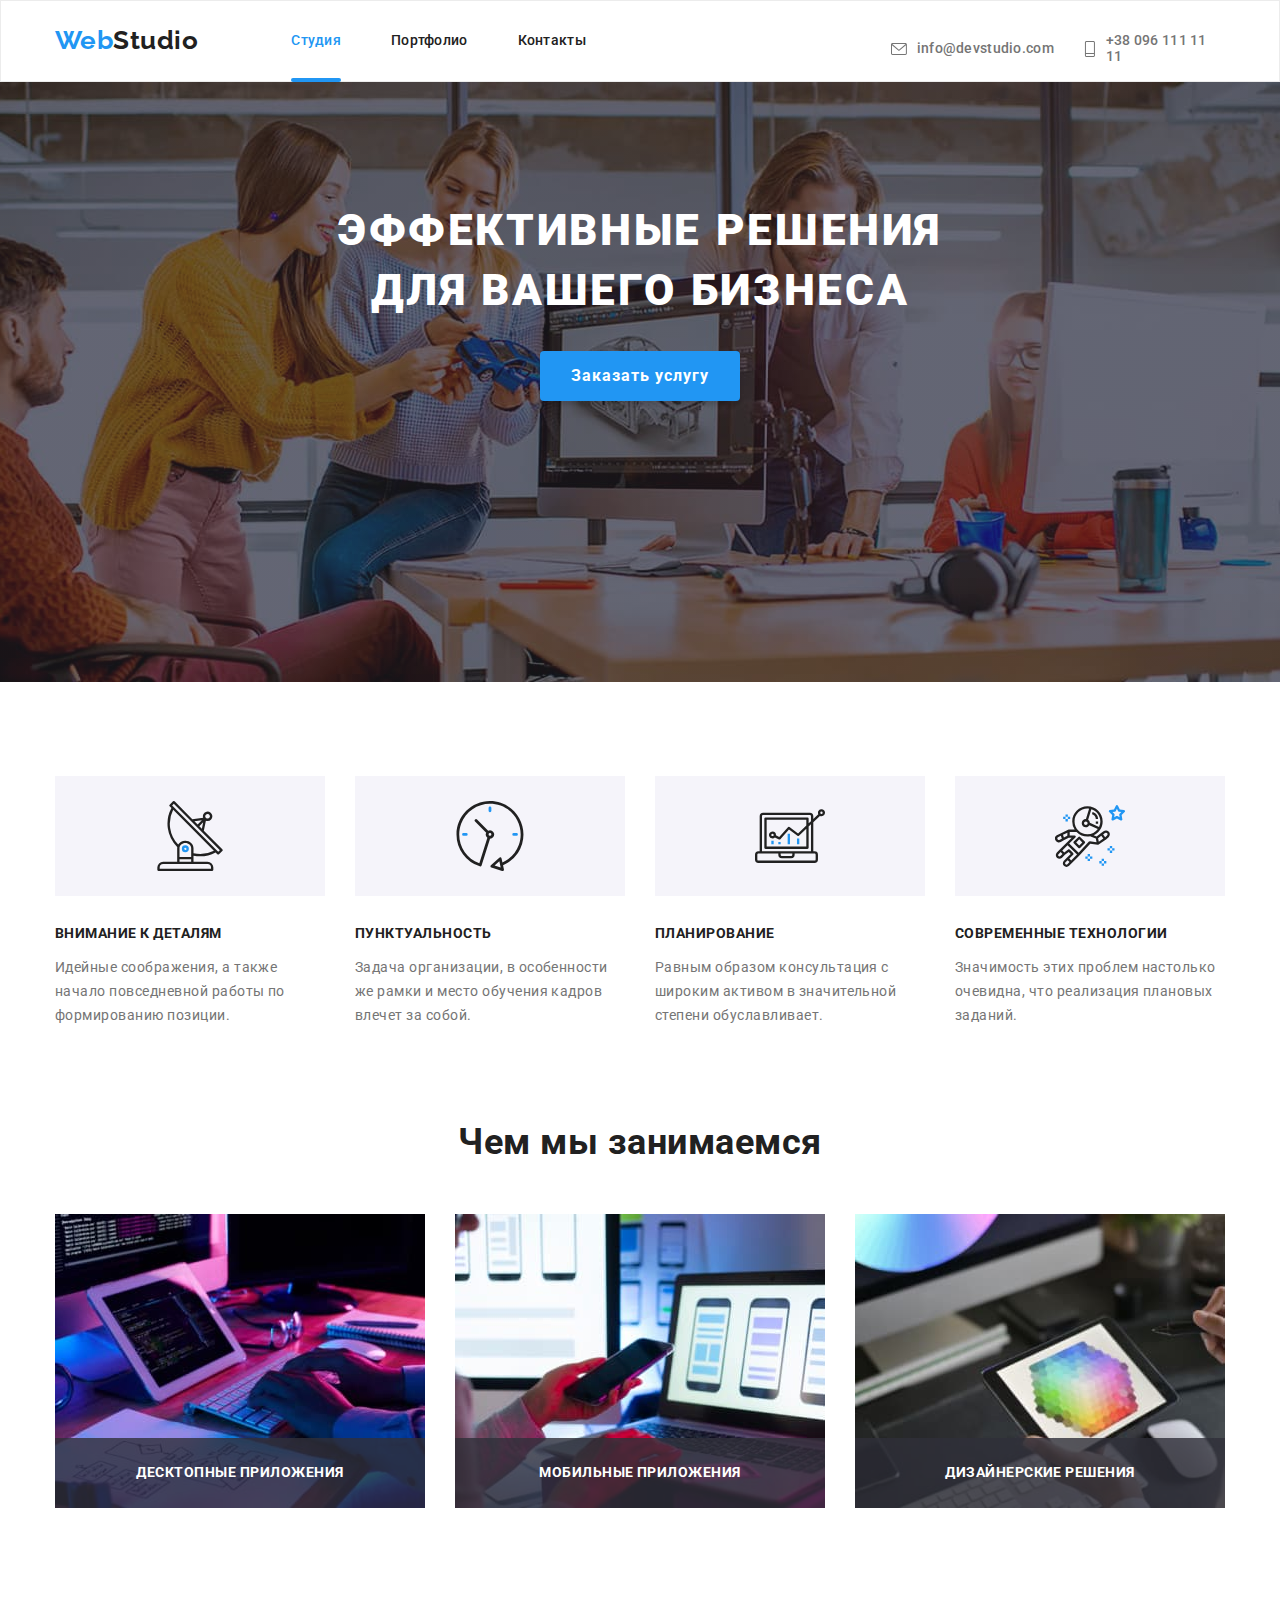
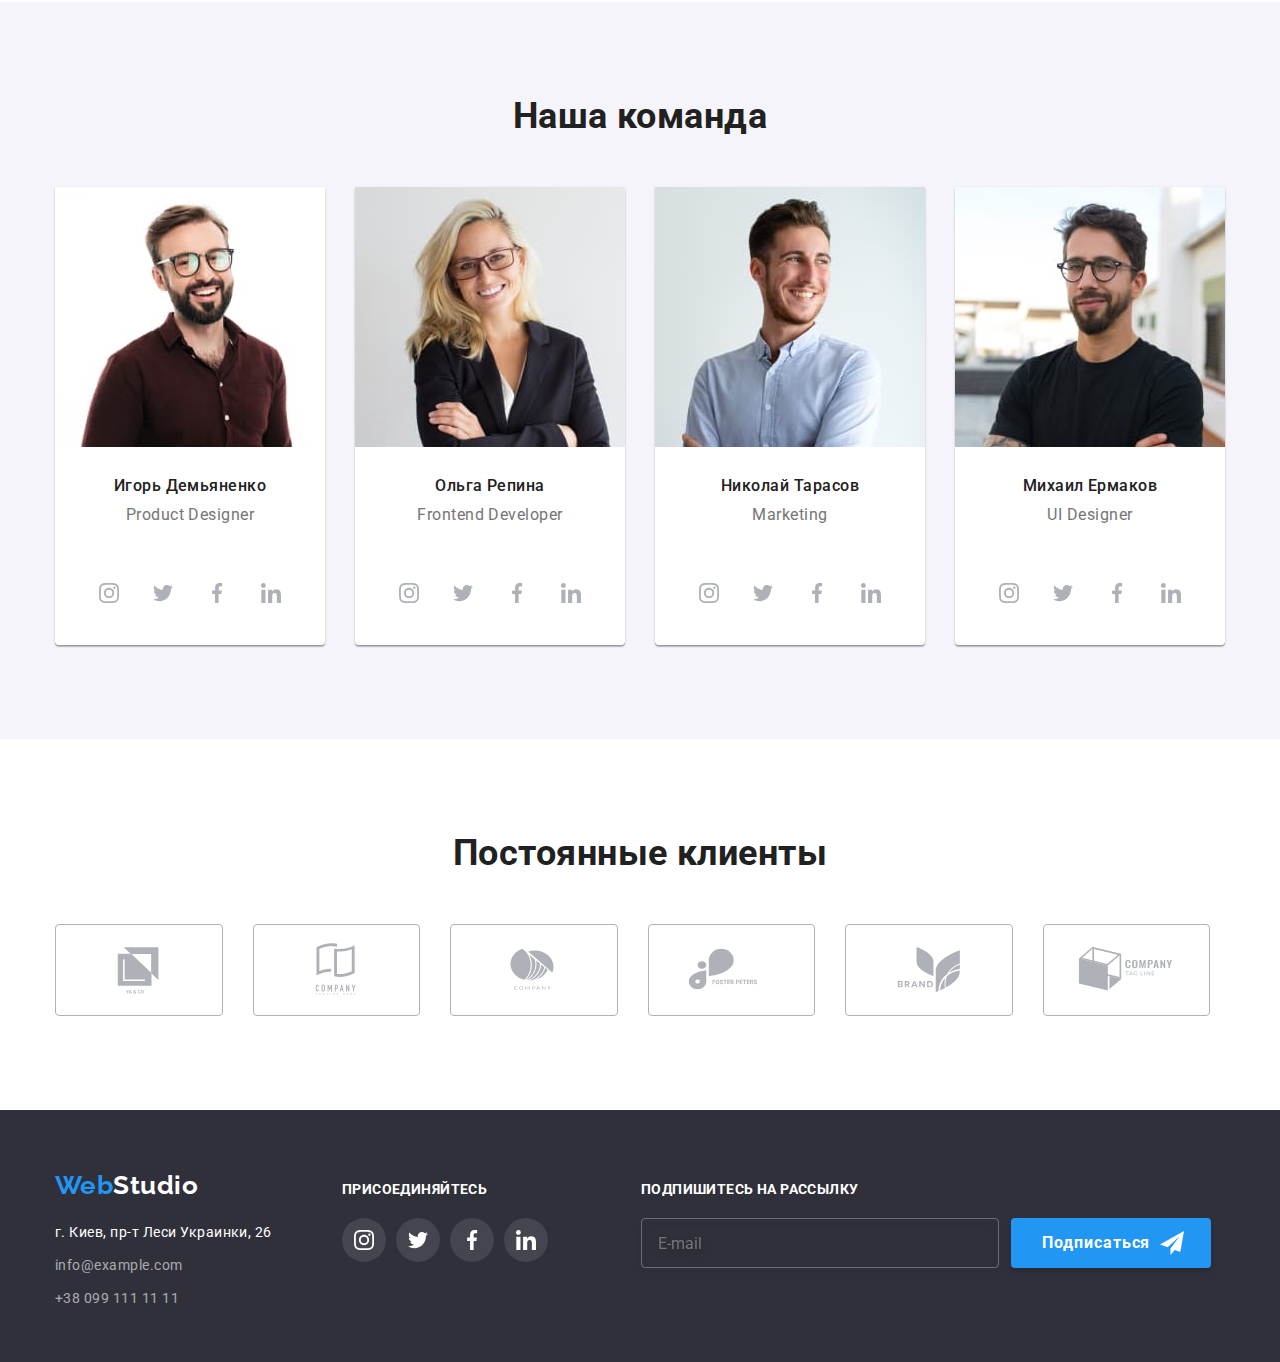
<file: index.html>
<!DOCTYPE html>
<html lang="ru">
  <head>
    <meta charset="UTF-8" />
    <meta http-equiv="X-UA-Compatible" content="IE=edge" />
    <meta name="viewport" content="width=device-width, initial-scale=1.0" />
    <title>Студия</title>
    <link rel="preconnect" href="https://fonts.googleapis.com" />
    <link rel="preconnect" href="https://fonts.gstatic.com" crossorigin />
    <link
      href="https://fonts.googleapis.com/css2?family=Raleway:wght@700&family=Roboto:wght@400;500;700;900&display=swap"
      rel="stylesheet"
    />
    <link rel="stylesheet" href="./css/main.min.css" />
  </head>

  <body>
    <header class="page-header">
      <div class="container page-header--justify">
        <div class="page-header__container">
          <a href="./index.html" class="page-header__logo-link"
            ><span class="page-header__item">Web</span>Studio
          </a>
          <div class="menu-container" data-menu>
            <nav class="nav">
              <ul class="nav__list">
                <li class="nav__item">
                  <a href="./index.html" class="nav__link nav__current"
                    >Студия</a
                  >
                </li>
                <li class="nav__item">
                  <a href="./portfolio.html" class="nav__link">Портфолио</a>
                </li>
                <li class="nav__item">
                  <a href="#" class="nav__link">Контакты</a>
                </li>
              </ul>
            </nav>
            <ul class="head-address">
              <li class="head-address__item">
                <a
                  href="mailto:info@devstudio.com"
                  class="head-address__link head-address--larger-size"
                >
                  <svg class="head-address__icon" width="16" height="12">
                    <use href="./images/icons.svg#envelope"></use>
                  </svg>
                  info@devstudio.com</a
                >
              </li>
              <li class="head-address__item">
                <a
                  href="tel:+380961111111"
                  class="head-address__link head-address--smaller-size"
                >
                  <svg class="head-address__icon" width="12" height="16">
                    <use href="./images/icons.svg#mobile"></use>
                  </svg>
                  +38 096 111 11 11</a
                >
              </li>
            </ul>
            <ul class="header-links">
              <li class="header-links__item">Instagram</li>
              <li class="header-links__item">Twitter</li>
              <li class="header-links__item">Facebook</li>
              <li class="header-links__item">LinkedIn</li>
            </ul>
          </div>
        </div>
        <button
          aria-expanded="false"
          aria-controls="nav__list"
          type="button"
          class="nav__button"
          data-menu-button
        >
          <svg
            width="40"
            height="40"
            aria-label="Переключатель мобильного меню"
          >
            <use class="nav__icon-menu" href="images/icons.svg#menu"></use>
            <use class="nav__icon-cross" href="images/icons.svg#cross"></use>
          </svg>
        </button>
      </div>
    </header>

    <main>
      <section class="hero">
        <h1 class="hero__title">
          Эффективные решения <br />для вашего бизнеса
        </h1>
        <button type="button" class="button" data-modal-open>
          Заказать услугу
        </button>

        <div class="backdrop is-hidden" data-modal>
          <div class="modal">
            <button type="button" class="modal__button" data-modal-close>
              <svg width="11" height="11" class="modal__icon">
                <use href="./images/icons.svg#close"></use>
              </svg>
            </button>
            <p class="modal__text">Оставьте свои данные, мы вам перезвоним</p>

            <form autocomplete="off" class="form">
              <label class="form__label" for="name">Имя </label>
              <span class="form__box">
                <input type="text" name="name" class="form__input" id="name" />
                <svg width="18" height="18" class="form__icon">
                  <use href="./images/icons.svg#person"></use>
                </svg>
              </span>

              <label class="form__label" for="phone-number">Телефон </label>
              <span class="form__box"
                ><input
                  type="tel"
                  name="phone-number"
                  class="form__input"
                  id="phone-number"
                />
                <svg width="18" height="18" class="form__icon">
                  <use href="./images/icons.svg#phone"></use>
                </svg>
              </span>

              <label class="form__label" for="email">Почта </label>
              <span class="form__box">
                <input
                  type="email"
                  name="email"
                  class="form__input"
                  id="email"
                />
                <svg width="18" height="18" class="form__icon">
                  <use href="./images/icons.svg#email"></use>
                </svg>
              </span>

              <label class="form__label" for="comment">Комментарий </label>
              <textarea
                name="comment"
                id="comment"
                class="form__comment"
                placeholder="Введите текст"
              ></textarea>

              <label class="checkbox form__checkbox">
                <input
                  type="checkbox"
                  name="checkbox"
                  class="checkbox__visually-hidden"
                />
                <svg width="11" height="8" class="checkbox__icon">
                  <use href="./images/icons.svg#check"></use>
                </svg>
                Соглашаюсь с рассылкой и принимаю
                <a href="#" class="checkbox__link">Условия договора</a>
              </label>

              <button type="submit" class="button">Отправить</button>
            </form>
          </div>
        </div>
      </section>

      <section>
        <div class="container">
          <h2 class="section-title section-title--visually-hidden">
            Наши преимущества
          </h2>
          <ul class="features">
            <li class="features__item">
              <svg class="features__icon" width="270" height="120">
                <use href="./images/icons.svg#group1"></use>
              </svg>
              <h3 class="features__title">Внимание к деталям</h3>
              <p class="features__text">
                Идейные соображения, а также начало повседневной работы по
                формированию позиции.
              </p>
            </li>
            <li class="features__item">
              <svg class="features__icon" width="270" height="120">
                <use href="./images/icons.svg#group2"></use>
              </svg>
              <h3 class="features__title">Пунктуальность</h3>
              <p class="features__text">
                Задача организации, в особенности же рамки и место обучения
                кадров влечет за собой.
              </p>
            </li>
            <li class="features__item">
              <svg class="features__icon" width="270" height="120">
                <use href="./images/icons.svg#group3"></use>
              </svg>
              <h3 class="features__title">Планирование</h3>
              <p class="features__text">
                Равным образом консультация с широким активом в значительной
                степени обуславливает.
              </p>
            </li>
            <li class="features__item">
              <svg class="features__icon" width="270" height="120">
                <use href="./images/icons.svg#group4"></use>
              </svg>
              <h3 class="features__title">Современные технологии</h3>
              <p class="features__text">
                Значимость этих проблем настолько очевидна, что реализация
                плановых заданий.
              </p>
            </li>
          </ul>
        </div>
      </section>

      <section class="section-occupation">
        <div class="container">
          <h2 class="section-title">Чем мы занимаемся</h2>
          <ul class="occupation-list">
            <li class="occupation-list__item">
              <picture>
                <source
                  srcset="
                    ./images/desktop/occupation/pc-occupation1.jpg    1x,
                    ./images/desktop/occupation/pc-occupation1@2x.jpg 2x
                  "
                  media="(min-width: 1200px)"
                  type="image/jpg"
                />
                <img
                  src="./images/logo1.jpg"
                  alt="Человек набирает код на клавиатуре, перед ним планшет с синтаксисом"
                  width="370"
                  class="occupation-list__pic"
                />
              </picture>
              <p class="occupation-list__text">Десктопные приложения</p>
            </li>
            <li class="occupation-list__item">
              <picture>
                <source
                  srcset="
                    ./images/desktop/occupation/pc-occupation2.jpg    1x,
                    ./images/desktop/occupation/pc-occupation2@2x.jpg 2x
                  "
                  media="(min-width: 1200px)"
                  type="image/jpg"
                />
                <img
                  src="./images/logo2.jpg"
                  alt="Девушка держит телефон в руке, перед ней открытый ноутбук с инструкциями по телефону"
                  width="370"
                  class="occupation-list__pic"
                />
              </picture>
              <p class="occupation-list__text">Мобильные приложения</p>
            </li>
            <li class="occupation-list__item">
              <picture>
                <source
                  srcset="
                    ./images/desktop/occupation/pc-occupation3.jpg    1x,
                    ./images/desktop/occupation/pc-occupation3@2x.jpg 2x
                  "
                  media="(min-width: 1200px)"
                  type="image/jpg"
                />
                <img
                  src="./images/logo3.jpg"
                  alt="Человек держит планшет с изображением разноцветной мозаики"
                  width="370"
                  class="occupation-list__pic"
                />
              </picture>
              <p class="occupation-list__text">Дизайнерские решения</p>
            </li>
          </ul>
        </div>
      </section>

      <section class="section-team">
        <div class="container">
          <h2 class="section-title">Наша команда</h2>
          <ul class="team">
            <li class="team__item">
              <picture>
                <source
                  srcset="
                    ./images/desktop/team/pc-team1.jpg    1x,
                    ./images/desktop/team/pc-team1@2x.jpg 2x
                  "
                  media="(min-width: 1200px)"
                  type="image/jpg"
                />
                <source
                  srcset="
                    ./images/tablet/team/tab-team1.jpg    1x,
                    ./images/tablet/team/tab-team1@2x.jpg 2x
                  "
                  media="(min-width: 768px)"
                  type="image/jpg"
                />
                <source
                  srcset="
                    ./images/mobile/team/mob-team1.jpg    1x,
                    ./images/mobile/team/mob-team1@2x.jpg 2x
                  "
                  media="(min-width: 480px)"
                  type="image/jpg"
                />

                <img
                  src="./images/team1.jpg"
                  alt="Product Designer"
                  class="team__pic"
                />
              </picture>
              <h3 class="team__title">Игорь Демьяненко</h3>
              <p class="team__text">Product Designer</p>
              <ul class="media-links">
                <li class="media-links__item">
                  <a href="#" aria-label="instagram" class="media-links__link">
                    <svg class="media-links__icon" width="20" height="20">
                      <use href="./images/icons.svg#instagram"></use>
                    </svg>
                  </a>
                </li>
                <li class="media-links__item">
                  <a href="#" aria-label="twitter" class="media-links__link">
                    <svg class="media-links__icon" width="20" height="20">
                      <use href="./images/icons.svg#twitter"></use>
                    </svg>
                  </a>
                </li>
                <li class="media-links__item">
                  <a href="#" aria-label="facebook" class="media-links__link">
                    <svg class="media-links__icon" width="20" height="20">
                      <use href="./images/icons.svg#facebook"></use>
                    </svg>
                  </a>
                </li>
                <li class="media-links__item">
                  <a href="#" aria-label="linkedin" class="media-links__link">
                    <svg class="media-links__icon" width="20" height="20">
                      <use href="./images/icons.svg#linkedin"></use>
                    </svg>
                  </a>
                </li>
              </ul>
            </li>
            <li class="team__item">
              <picture>
                <source
                  srcset="
                    ./images/desktop/team/pc-team2.jpg    1x,
                    ./images/desktop/team/pc-team2@2x.jpg 2x
                  "
                  media="(min-width: 1200px)"
                  type="image/jpg"
                />
                <source
                  srcset="
                    ./images/tablet/team/tab-team2.jpg    1x,
                    ./images/tablet/team/tab-team2@2x.jpg 2x
                  "
                  media="(min-width: 768px)"
                  type="image/jpg"
                />
                <source
                  srcset="
                    ./images/mobile/team/mob-team2.jpg    1x,
                    ./images/mobile/team/mob-team2@2x.jpg 2x
                  "
                  media="(min-width: 480px)"
                  type="image/jpg"
                />
                <img
                  src="./images/team2.jpg"
                  alt="Frontend Developer"
                  class="team__pic"
                />
              </picture>
              <h3 class="team__title">Ольга Репина</h3>
              <p class="team__text">Frontend Developer</p>
              <ul class="media-links">
                <li class="media-links__item">
                  <a href="#" class="media-links__link">
                    <svg class="media-links__icon" width="20" height="20">
                      <use href="./images/icons.svg#instagram"></use>
                    </svg>
                  </a>
                </li>
                <li class="media-links__item">
                  <a href="#" class="media-links__link">
                    <svg class="media-links__icon" width="20" height="20">
                      <use href="./images/icons.svg#twitter"></use>
                    </svg>
                  </a>
                </li>
                <li class="media-links__item">
                  <a href="#" class="media-links__link">
                    <svg class="media-links__icon" width="20" height="20">
                      <use href="./images/icons.svg#facebook"></use>
                    </svg>
                  </a>
                </li>
                <li class="media-links__item">
                  <a href="#" class="media-links__link">
                    <svg class="media-links__icon" width="20" height="20">
                      <use href="./images/icons.svg#linkedin"></use>
                    </svg>
                  </a>
                </li>
              </ul>
            </li>
            <li class="team__item">
              <picture>
                <source
                  srcset="
                    ./images/desktop/team/pc-team3.jpg    1x,
                    ./images/desktop/team/pc-team3@2x.jpg 2x
                  "
                  media="(min-width: 1200px)"
                  type="image/jpg"
                />
                <source
                  srcset="
                    ./images/tablet/team/tab-team3.jpg    1x,
                    ./images/tablet/team/tab-team3@2x.jpg 2x
                  "
                  media="(min-width: 768px)"
                  type="image/jpg"
                />
                <source
                  srcset="
                    ./images/mobile/team/mob-team3.jpg    1x,
                    ./images/mobile/team/mob-team3@2x.jpg 2x
                  "
                  media="(min-width: 480px)"
                  type="image/jpg"
                />

                <img
                  src="./images/team3.jpg"
                  alt="Marketing"
                  class="team__pic"
                />
              </picture>
              <h3 class="team__title">Николай Тарасов</h3>
              <p class="team__text">Marketing</p>
              <ul class="media-links">
                <li class="media-links__item">
                  <a href="#" class="media-links__link">
                    <svg class="media-links__icon" width="20" height="20">
                      <use href="./images/icons.svg#instagram"></use>
                    </svg>
                  </a>
                </li>
                <li class="media-links__item">
                  <a href="#" class="media-links__link">
                    <svg class="media-links__icon" width="20" height="20">
                      <use href="./images/icons.svg#twitter"></use>
                    </svg>
                  </a>
                </li>
                <li class="media-links__item">
                  <a href="#" class="media-links__link">
                    <svg class="media-links__icon" width="20" height="20">
                      <use href="./images/icons.svg#facebook"></use>
                    </svg>
                  </a>
                </li>
                <li class="media-links__item">
                  <a href="#" class="media-links__link">
                    <svg class="media-links__icon" width="20" height="20">
                      <use href="./images/icons.svg#linkedin"></use>
                    </svg>
                  </a>
                </li>
              </ul>
            </li>
            <li class="team__item">
              <picture>
                <source
                  srcset="
                    ./images/desktop/team/pc-team4.jpg    1x,
                    ./images/desktop/team/pc-team4@2x.jpg 2x
                  "
                  media="(min-width: 1200px)"
                  type="image/jpg"
                />
                <source
                  srcset="
                    ./images/tablet/team/tab-team4.jpg    1x,
                    ./images/tablet/team/tab-team4@2x.jpg 2x
                  "
                  media="(min-width: 768px)"
                  type="image/jpg"
                />
                <source
                  srcset="
                    ./images/mobile/team/mob-team4.jpg    1x,
                    ./images/mobile/team/mob-team4@2x.jpg 2x
                  "
                  media="(min-width: 480px)"
                  type="image/jpg"
                />
                <img
                  src="./images/team4.jpg"
                  alt="UI Designer"
                  class="team__pic"
                />
              </picture>
              <h3 class="team__title">Михаил Ермаков</h3>
              <p class="team__text">UI Designer</p>
              <ul class="media-links">
                <li class="media-links__item">
                  <a href="#" class="media-links__link">
                    <svg class="media-links__icon" width="20" height="20">
                      <use href="./images/icons.svg#instagram"></use>
                    </svg>
                  </a>
                </li>
                <li class="media-links__item">
                  <a href="#" class="media-links__link">
                    <svg class="media-links__icon" width="20" height="20">
                      <use href="./images/icons.svg#twitter"></use>
                    </svg>
                  </a>
                </li>
                <li class="media-links__item">
                  <a href="#" class="media-links__link">
                    <svg class="media-links__icon" width="20" height="20">
                      <use href="./images/icons.svg#facebook"></use>
                    </svg>
                  </a>
                </li>
                <li class="media-links__item">
                  <a href="#" class="media-links__link">
                    <svg class="media-links__icon" width="20" height="20">
                      <use href="./images/icons.svg#linkedin"></use>
                    </svg>
                  </a>
                </li>
              </ul>
            </li>
          </ul>
        </div>
      </section>

      <section>
        <div class="container">
          <h2 class="section-title">Постоянные клиенты</h2>
          <ul class="clients-list">
            <li class="clients-list__item">
              <a href="#" class="clients-list__link">
                <svg class="clients-list__icon" width="106" height="60">
                  <use href="./images/icons.svg#client1"></use>
                </svg>
              </a>
            </li>
            <li class="clients-list__item">
              <a href="#" class="clients-list__link">
                <svg class="clients-list__icon" width="106" height="60">
                  <use href="./images/icons.svg#client2"></use>
                </svg>
              </a>
            </li>
            <li class="clients-list__item">
              <a href="#" class="clients-list__link">
                <svg class="clients-list__icon" width="106" height="60">
                  <use href="./images/icons.svg#client3"></use>
                </svg>
              </a>
            </li>
            <li class="clients-list__item">
              <a href="#" class="clients-list__link">
                <svg class="clients-list__icon" width="106" height="60">
                  <use href="./images/icons.svg#client4"></use>
                </svg>
              </a>
            </li>
            <li class="clients-list__item">
              <a href="#" class="clients-list__link">
                <svg class="clients-list__icon" width="106" height="60">
                  <use href="./images/icons.svg#client5"></use>
                </svg>
              </a>
            </li>
            <li class="clients-list__item">
              <a href="#" class="clients-list__link">
                <svg class="clients-list__icon" width="106" height="60">
                  <use href="./images/icons.svg#client6"></use>
                </svg>
              </a>
            </li>
          </ul>
        </div>
      </section>
    </main>

    <footer class="page-footer">
      <div class="container page-footer--align">
        <div class="page-footer__container">
          <div class="address-box">
            <a href="./index.html" class="address-box__link">
              <span class="address-box__item">Web</span>Studio</a
            >
            <address>
              <ul class="footer-address">
                <li class="footer-address__item">
                  <a
                    href="https://goo.gl/maps/1nnUmnMPvjqET8Wr9"
                    class="footer-address__link footer-address__link--address"
                    >г. Киев, пр-т Леси Украинки, 26</a
                  >
                </li>
                <li class="footer-address__item">
                  <a
                    href="mailto:info@example.com"
                    class="footer-address__link footer-address__link--email"
                    >info@example.com</a
                  >
                </li>
                <li class="footer-address__item">
                  <a
                    href="tel:+380991111111"
                    class="footer-address__link footer-address__link--tel"
                    >+38 099 111 11 11</a
                  >
                </li>
              </ul>
            </address>
          </div>
          <div class="media-box">
            <h3 class="media-box__title">присоединяйтесь</h3>
            <ul class="media-box__list">
              <li class="media-box__item">
                <a href="#" aria-label="instagram" class="media-box__link">
                  <svg class="media-box__icon" width="20" height="20">
                    <use href="./images/icons.svg#instagram"></use>
                  </svg>
                </a>
              </li>
              <li class="media-box__item">
                <a href="#" aria-label="twitter" class="media-box__link">
                  <svg class="media-box__icon" width="20" height="20">
                    <use href="./images/icons.svg#twitter"></use>
                  </svg>
                </a>
              </li>
              <li class="media-box__item">
                <a href="#" aria-label="facebook" class="media-box__link">
                  <svg class="media-box__icon" width="20" height="20">
                    <use href="./images/icons.svg#facebook"></use>
                  </svg>
                </a>
              </li>
              <li class="media-box__item">
                <a href="#" aria-label="linkedin" class="media-box__link">
                  <svg class="media-box__icon" width="20" height="20">
                    <use href="./images/icons.svg#linkedin"></use>
                  </svg>
                </a>
              </li>
            </ul>
          </div>
        </div>
        <form class="footer-form">
          <div class="footer-form__container">
            <h3 class="footer-form__title">Подпишитесь на рассылку</h3>
            <label>
              <input
                type="email"
                name="footer-email"
                placeholder="E-mail"
                class="footer-form__input"
              />
            </label>
          </div>
          <button class="button footer-form--subscribe">
            Подписаться
            <svg width="24" height="24" class="footer-form__icon">
              <use href="./images/icons.svg#send"></use>
            </svg>
          </button>
        </form>
      </div>
    </footer>
    <script src="./js/modal.js"></script>
    <script src="./js/mobile-menu.js"></script>
  </body>
</html>
</file>
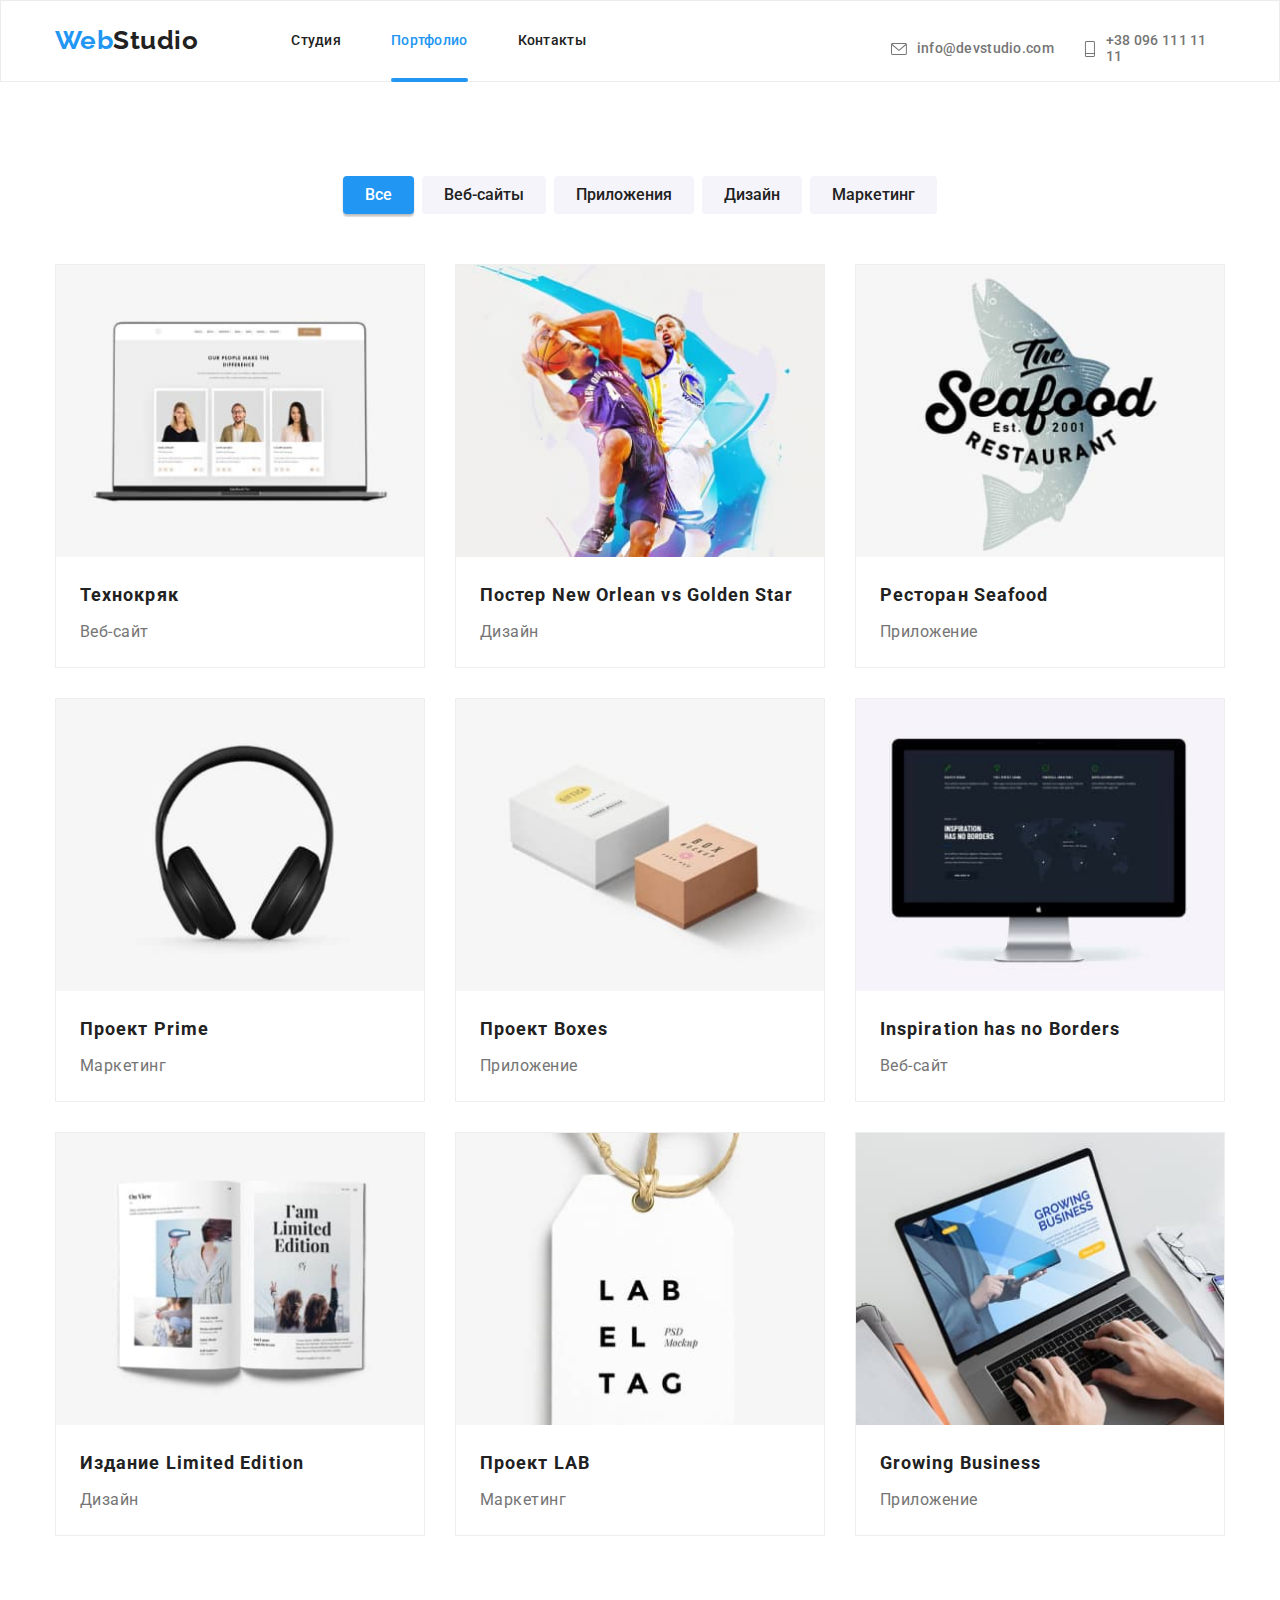
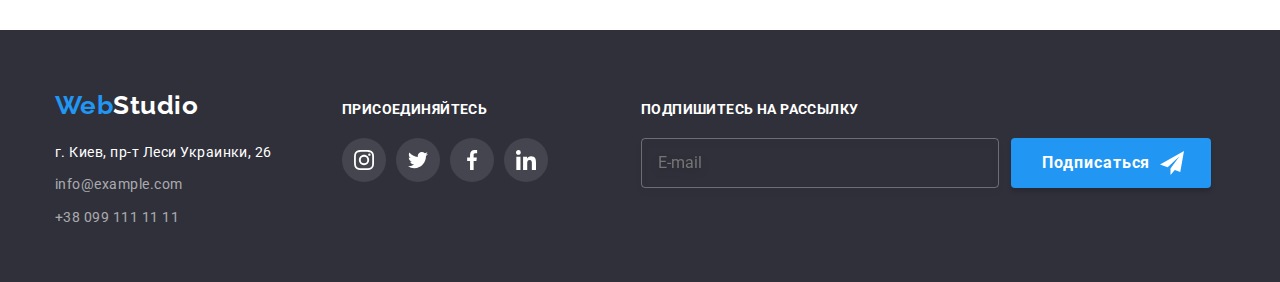
<file: portfolio.html>
<!DOCTYPE html>
<html lang="ru">
  <head>
    <meta charset="UTF-8" />
    <meta http-equiv="X-UA-Compatible" content="IE=edge" />
    <meta name="viewport" content="width=device-width, initial-scale=1.0" />
    <title>Портфолио</title>
    <link rel="preconnect" href="https://fonts.googleapis.com" />
    <link rel="preconnect" href="https://fonts.gstatic.com" crossorigin />
    <link
      href="https://fonts.googleapis.com/css2?family=Raleway:wght@700&family=Roboto:wght@400;500;700;900&display=swap"
      rel="stylesheet"
    />
    <link rel="stylesheet" href="./css/main.min.css" />
  </head>

  <body>
    <header class="page-header">
      <div class="container page-header--justify">
        <div class="page-header__container">
          <a href="./index.html" class="page-header__logo-link">
            <span class="page-header__item">Web</span>Studio
          </a>
          <div class="menu-container" data-menu>
            <nav class="nav">
              <ul class="nav__list">
                <li class="nav__item">
                  <a href="./index.html" class="nav__link">Студия</a>
                </li>
                <li class="nav__item">
                  <a href="./portfolio.html" class="nav__link nav__current"
                    >Портфолио</a
                  >
                </li>
                <li class="nav__item">
                  <a href="#" class="nav__link">Контакты</a>
                </li>
              </ul>
            </nav>
            <ul class="head-address">
              <li class="head-address__item">
                <a
                  href="mailto:info@devstudio.com"
                  class="head-address__link head-address--larger-size"
                >
                  <svg class="head-address__icon" width="16" height="12">
                    <use href="./images/icons.svg#envelope"></use>
                  </svg>
                  info@devstudio.com</a
                >
              </li>
              <li class="head-address__item">
                <a
                  href="tel:+380961111111"
                  class="head-address__link head-address--smaller-size"
                >
                  <svg class="head-address__icon" width="12" height="16">
                    <use href="./images/icons.svg#mobile"></use>
                  </svg>
                  +38 096 111 11 11</a
                >
              </li>
            </ul>
          </div>
        </div>
        <button
          aria-expanded="false"
          aria-controls="nav__list"
          type="button"
          class="nav__button"
          data-menu-button
        >
          <svg
            width="40"
            height="40"
            aria-label="Переключатель мобильного меню"
          >
            <use class="nav__icon-menu" href="images/icons.svg#menu"></use>
            <use class="nav__icon-cross" href="images/icons.svg#cross"></use>
          </svg>
        </button>
      </div>
    </header>

    <main>
      <section>
        <div class="container">
          <h1 class="section-title section-title--visually-hidden">
            Наши проекты
          </h1>
          <div class="filter">
            <button type="button" class="filter__button filter--accent">
              Все
            </button>
            <button type="button" class="filter__button">Веб-сайты</button>
            <button type="button" class="filter__button">Приложения</button>
            <button type="button" class="filter__button">Дизайн</button>
            <button type="button" class="filter__button">Маркетинг</button>
          </div>
          <ul class="projects">
            <li class="projects__item">
              <a class="projects__link">
                <div class="projects__box">
                  <picture>
                    <source
                      srcset="
                        ./images/desktop/project/pc-project1.jpg    1x,
                        ./images/desktop/project/pc-project1@2x.jpg 2x
                      "
                      media="(min-width: 1200px)"
                      type="image/jpg"
                    />
                    <source
                      srcset="
                        ./images/tablet/project/tab-project1.jpg    1x,
                        ./images/tablet/project/tab-project1@2x.jpg 2x
                      "
                      media="(min-width: 768px)"
                      type="image/jpg"
                    />
                    <source
                      srcset="
                        ./images/mobile/project/mob-project1.jpg    1x,
                        ./images/mobile/project/mob-project1@2x.jpg 2x
                      "
                      media="(min-width: 480px)"
                      type="image/jpg"
                    />
                    <img
                      src="./images/project1.jpg"
                      alt="Интерфейс веб-сайта изображен на экране ноутбука"
                      class="projects__pic"
                    />
                    <div>
                      <p class="projects__text">
                        Технокряк это современная площадка распространения
                        коронавируса. Компании используют эту платформу для
                        цифрового шпионажа и атак на защищённые сервера
                        конкурентов.
                      </p>
                    </div>
                  </picture>
                </div>
                <h2 class="projects__title">Технокряк</h2>
                <p class="projects__description">Веб-сайт</p>
              </a>
            </li>
            <li class="projects__item">
              <a class="projects__link">
                <div class="projects__box">
                  <picture>
                    <source
                      srcset="
                        ./images/desktop/project/pc-project2.jpg    1x,
                        ./images/desktop/project/pc-project2@2x.jpg 2x
                      "
                      media="(min-width: 1200px)"
                      type="image/jpg"
                    />
                    <source
                      srcset="
                        ./images/tablet/project/tab-project2.jpg    1x,
                        ./images/tablet/project/tab-project2@2x.jpg 2x
                      "
                      media="(min-width: 768px)"
                      type="image/jpg"
                    />
                    <source
                      srcset="
                        ./images/mobile/project/mob-project2.jpg    1x,
                        ./images/mobile/project/mob-project2@2x.jpg 2x
                      "
                      media="(min-width: 480px)"
                      type="image/jpg"
                    />
                    <img
                      src="./images/project2.jpg"
                      alt="Постер с двумя баскетболистами в ходе игры"
                      class="projects__pic"
                    />
                    <div>
                      <p class="projects__text">
                        Технокряк это современная площадка распространения
                        коронавируса. Компании используют эту платформу для
                        цифрового шпионажа и атак на защищённые сервера
                        конкурентов.
                      </p>
                    </div>
                  </picture>
                </div>
                <h2 class="projects__title">
                  Постер New Orlean vs Golden Star
                </h2>
                <p class="projects__description">Дизайн</p>
              </a>
            </li>
            <li class="projects__item">
              <a class="projects__link">
                <div class="projects__box">
                  <picture>
                    <source
                      srcset="
                        ./images/desktop/project/pc-project3.jpg    1x,
                        ./images/desktop/project/pc-project3@2x.jpg 2x
                      "
                      media="(min-width: 1200px)"
                      type="image/jpg"
                    />
                    <source
                      srcset="
                        ./images/tablet/project/tab-project3.jpg    1x,
                        ./images/tablet/project/tab-project3@2x.jpg 2x
                      "
                      media="(min-width: 768px)"
                      type="image/jpg"
                    />
                    <source
                      srcset="
                        ./images/mobile/project/mob-project3.jpg    1x,
                        ./images/mobile/project/mob-project3@2x.jpg 2x
                      "
                      media="(min-width: 480px)"
                      type="image/jpg"
                    />
                    <img
                      src="./images/project3.jpg"
                      alt="Логотип названия ресторана с рыбой на заднем фоне"
                      class="projects__pic"
                    />
                    <div>
                      <p class="projects__text">
                        Технокряк это современная площадка распространения
                        коронавируса. Компании используют эту платформу для
                        цифрового шпионажа и атак на защищённые сервера
                        конкурентов.
                      </p>
                    </div>
                  </picture>
                </div>
                <h2 class="projects__title">Ресторан Seafood</h2>
                <p class="projects__description">Приложение</p>
              </a>
            </li>
            <li class="projects__item">
              <a class="projects__link">
                <div class="projects__box">
                  <picture>
                    <source
                      srcset="
                        ./images/desktop/project/pc-project4.jpg    1x,
                        ./images/desktop/project/pc-project4@2x.jpg 2x
                      "
                      media="(min-width: 1200px)"
                      type="image/jpg"
                    />
                    <source
                      srcset="
                        ./images/tablet/project/tab-project4.jpg    1x,
                        ./images/tablet/project/tab-project4@2x.jpg 2x
                      "
                      media="(min-width: 768px)"
                      type="image/jpg"
                    />
                    <source
                      srcset="
                        ./images/mobile/project/mob-project4.jpg    1x,
                        ./images/mobile/project/mob-project4@2x.jpg 2x
                      "
                      media="(min-width: 480px)"
                      type="image/jpg"
                    />
                    <img
                      src="./images/project4.jpg"
                      alt="Черные наушники на белом фоне"
                      class="projects__pic"
                    />
                    <div>
                      <p class="projects__text">
                        Технокряк это современная площадка распространения
                        коронавируса. Компании используют эту платформу для
                        цифрового шпионажа и атак на защищённые сервера
                        конкурентов.
                      </p>
                    </div>
                  </picture>
                </div>
                <h2 class="projects__title">Проект Prime</h2>
                <p class="projects__description">Маркетинг</p>
              </a>
            </li>
            <li class="projects__item">
              <a class="projects__link">
                <div class="projects__box">
                  <picture>
                    <source
                      srcset="
                        ./images/desktop/project/pc-project5.jpg    1x,
                        ./images/desktop/project/pc-project5@2x.jpg 2x
                      "
                      media="(min-width: 1200px)"
                      type="image/jpg"
                    />
                    <source
                      srcset="
                        ./images/tablet/project/tab-project5.jpg    1x,
                        ./images/tablet/project/tab-project5@2x.jpg 2x
                      "
                      media="(min-width: 768px)"
                      type="image/jpg"
                    />
                    <source
                      srcset="
                        ./images/mobile/project/mob-project5.jpg    1x,
                        ./images/mobile/project/mob-project5@2x.jpg 2x
                      "
                      media="(min-width: 480px)"
                      type="image/jpg"
                    />
                    <img
                      src="./images/project5.jpg"
                      alt="Большая белая подарочная коробка и коричневая коробка поменьше расположены рядом"
                      width="370"
                      class="projects__pic"
                    />
                    <div>
                      <p class="projects__text">
                        Технокряк это современная площадка распространения
                        коронавируса. Компании используют эту платформу для
                        цифрового шпионажа и атак на защищённые сервера
                        конкурентов.
                      </p>
                    </div>
                  </picture>
                </div>
                <h2 class="projects__title">Проект Boxes</h2>
                <p class="projects__description">Приложение</p>
              </a>
            </li>
            <li class="projects__item">
              <a class="projects__link">
                <div class="projects__box">
                  <picture>
                    <source
                      srcset="
                        ./images/desktop/project/pc-project6.jpg    1x,
                        ./images/desktop/project/pc-project6@2x.jpg 2x
                      "
                      media="(min-width: 1200px)"
                      type="image/jpg"
                    />
                    <source
                      srcset="
                        ./images/tablet/project/tab-project6.jpg    1x,
                        ./images/tablet/project/tab-project6@2x.jpg 2x
                      "
                      media="(min-width: 768px)"
                      type="image/jpg"
                    />
                    <source
                      srcset="
                        ./images/mobile/project/mob-project6.jpg    1x,
                        ./images/mobile/project/mob-project6@2x.jpg 2x
                      "
                      media="(min-width: 480px)"
                      type="image/jpg"
                    />
                    <img
                      src="./images/project6.jpg"
                      alt="Черный монитор с интерфейсом веб-сайта"
                      class="projects__pic"
                    />
                    <div>
                      <p class="projects__text">
                        Технокряк это современная площадка распространения
                        коронавируса. Компании используют эту платформу для
                        цифрового шпионажа и атак на защищённые сервера
                        конкурентов.
                      </p>
                    </div>
                  </picture>
                </div>
                <h2 class="projects__title">Inspiration has no Borders</h2>
                <p class="projects__description">Веб-сайт</p>
              </a>
            </li>
            <li class="projects__item">
              <a class="projects__link">
                <div class="projects__box">
                  <picture>
                    <source
                      srcset="
                        ./images/desktop/project/pc-project7.jpg    1x,
                        ./images/desktop/project/pc-project7@2x.jpg 2x
                      "
                      media="(min-width: 1200px)"
                      type="image/jpg"
                    />
                    <source
                      srcset="
                        ./images/tablet/project/tab-project7.jpg    1x,
                        ./images/tablet/project/tab-project7@2x.jpg 2x
                      "
                      media="(min-width: 768px)"
                      type="image/jpg"
                    />
                    <source
                      srcset="
                        ./images/mobile/project/mob-project7.jpg    1x,
                        ./images/mobile/project/mob-project7@2x.jpg 2x
                      "
                      media="(min-width: 480px)"
                      type="image/jpg"
                    />
                    <img
                      src="./images/project7.jpg"
                      alt="Развернутый журнал со страницами с ограниченного тиража"
                      class="projects__pic"
                    />
                    <div>
                      <p class="projects__text">
                        Технокряк это современная площадка распространения
                        коронавируса. Компании используют эту платформу для
                        цифрового шпионажа и атак на защищённые сервера
                        конкурентов.
                      </p>
                    </div>
                  </picture>
                </div>
                <h2 class="projects__title">Издание Limited Edition</h2>
                <p class="projects__description">Дизайн</p>
              </a>
            </li>
            <li class="projects__item">
              <a class="projects__link">
                <div class="projects__box">
                  <picture>
                    <source
                      srcset="
                        ./images/desktop/project/pc-project8.jpg    1x,
                        ./images/desktop/project/pc-project8@2x.jpg 2x
                      "
                      media="(min-width: 1200px)"
                      type="image/jpg"
                    />
                    <source
                      srcset="
                        ./images/tablet/project/tab-project8.jpg    1x,
                        ./images/tablet/project/tab-project8@2x.jpg 2x
                      "
                      media="(min-width: 768px)"
                      type="image/jpg"
                    />
                    <source
                      srcset="
                        ./images/mobile/project/mob-project8.jpg    1x,
                        ./images/mobile/project/mob-project8@2x.jpg 2x
                      "
                      media="(min-width: 480px)"
                      type="image/jpg"
                    />
                    <img
                      src="./images/project8.jpg"
                      alt="Черный текст названия проекта на белой бирке"
                      class="projects__pic"
                    />
                    <div>
                      <p class="projects__text">
                        Технокряк это современная площадка распространения
                        коронавируса. Компании используют эту платформу для
                        цифрового шпионажа и атак на защищённые сервера
                        конкурентов.
                      </p>
                    </div>
                  </picture>
                </div>
                <h2 class="projects__title">Проект LAB</h2>
                <p class="projects__description">Маркетинг</p>
              </a>
            </li>
            <li class="projects__item">
              <a class="projects__link">
                <div class="projects__box">
                  <picture>
                    <source
                      srcset="
                        ./images/desktop/project/pc-project9.jpg    1x,
                        ./images/desktop/project/pc-project9@2x.jpg 2x
                      "
                      media="(min-width: 1200px)"
                      type="image/jpg"
                    />
                    <source
                      srcset="
                        ./images/tablet/project/tab-project9.jpg    1x,
                        ./images/tablet/project/tab-project9@2x.jpg 2x
                      "
                      media="(min-width: 768px)"
                      type="image/jpg"
                    />
                    <source
                      srcset="
                        ./images/mobile/project/mob-project9.jpg    1x,
                        ./images/mobile/project/mob-project9@2x.jpg 2x
                      "
                      media="(min-width: 480px)"
                      type="image/jpg"
                    />
                    <img
                      src="./images/project9.jpg"
                      alt="Интерфейс страницы приложения изображен на экране ноутбука"
                      class="projects__pic"
                    />
                    <div>
                      <p class="projects__text">
                        Технокряк это современная площадка распространения
                        коронавируса. Компании используют эту платформу для
                        цифрового шпионажа и атак на защищённые сервера
                        конкурентов.
                      </p>
                    </div>
                  </picture>
                </div>
                <h2 class="projects__title">Growing Business</h2>
                <p class="projects__description">Приложение</p>
              </a>
            </li>
          </ul>
        </div>
      </section>
    </main>

    <footer class="page-footer">
      <div class="container page-footer--align">
        <div class="page-footer__container">
          <div class="address-box">
            <a href="./index.html" class="address-box__link">
              <span class="address-box__item">Web</span>Studio</a
            >
            <address>
              <ul class="footer-address">
                <li class="footer-address__item">
                  <a
                    href="https://goo.gl/maps/1nnUmnMPvjqET8Wr9"
                    class="footer-address__link footer-address__link--address"
                    >г. Киев, пр-т Леси Украинки, 26</a
                  >
                </li>
                <li class="footer-address__item">
                  <a
                    href="mailto:info@example.com"
                    class="footer-address__link footer-address__link--email"
                    >info@example.com</a
                  >
                </li>
                <li class="footer-address__item">
                  <a
                    href="tel:+380991111111"
                    class="footer-address__link footer-address__link--tel"
                    >+38 099 111 11 11</a
                  >
                </li>
              </ul>
            </address>
          </div>
          <div class="media-box">
            <h3 class="media-box__title">присоединяйтесь</h3>
            <ul class="media-box__list">
              <li class="media-box__item">
                <a href="#" aria-label="instagram" class="media-box__link">
                  <svg class="media-box__icon" width="20" height="20">
                    <use href="./images/icons.svg#instagram"></use>
                  </svg>
                </a>
              </li>
              <li class="media-box__item">
                <a href="#" aria-label="twitter" class="media-box__link">
                  <svg class="media-box__icon" width="20" height="20">
                    <use href="./images/icons.svg#twitter"></use>
                  </svg>
                </a>
              </li>
              <li class="media-box__item">
                <a href="#" aria-label="facebook" class="media-box__link">
                  <svg class="media-box__icon" width="20" height="20">
                    <use href="./images/icons.svg#facebook"></use>
                  </svg>
                </a>
              </li>
              <li class="media-box__item">
                <a href="#" aria-label="linkedin" class="media-box__link">
                  <svg class="media-box__icon" width="20" height="20">
                    <use href="./images/icons.svg#linkedin"></use>
                  </svg>
                </a>
              </li>
            </ul>
          </div>
        </div>
        <form class="footer-form">
          <div class="footer-form__container">
            <h3 class="footer-form__title">Подпишитесь на рассылку</h3>
            <label>
              <input
                type="email"
                name="footer-email"
                placeholder="E-mail"
                class="footer-form__input"
              />
            </label>
          </div>
          <button class="button footer-form--subscribe">
            Подписаться
            <svg width="24" height="24" class="footer-form__icon">
              <use href="./images/icons.svg#send"></use>
            </svg>
          </button>
        </form>
      </div>
    </footer>
    <script src="./js/mobile-menu.js"></script>
  </body>
</html>
</file>
<file: css/main.min.css>
/*! modern-normalize v1.1.0 | MIT License | https://github.com/sindresorhus/modern-normalize */*,::before,::after{-webkit-box-sizing:border-box;box-sizing:border-box}html{line-height:1.15;-webkit-text-size-adjust:100%;-moz-tab-size:4;-o-tab-size:4;tab-size:4}body{margin:0;font-family:system-ui,-apple-system,"Segoe UI",Roboto,Helvetica,Arial,sans-serif,"Apple Color Emoji","Segoe UI Emoji"}hr{height:0;color:inherit}abbr[title]{-webkit-text-decoration:underline dotted;text-decoration:underline dotted}b,strong{font-weight:bolder}code,kbd,samp,pre{font-family:ui-monospace, SFMono-Regular, Consolas, "Liberation Mono", Menlo, monospace;font-size:1em}small{font-size:80%}sub,sup{font-size:75%;line-height:0;position:relative;vertical-align:baseline}sub{bottom:-0.25em}sup{top:-0.5em}table{text-indent:0;border-color:inherit}button,input,optgroup,select,textarea{font-family:inherit;font-size:100%;line-height:1.15;margin:0}button,select{text-transform:none}button,[type="button"],[type="reset"],[type="submit"]{-webkit-appearance:button}::-moz-focus-inner{border-style:none;padding:0}:-moz-focusring{outline:1px dotted ButtonText}:-moz-ui-invalid{box-shadow:none}legend{padding:0}progress{vertical-align:baseline}::-webkit-inner-spin-button,::-webkit-outer-spin-button{height:auto}[type="search"]{-webkit-appearance:textfield;outline-offset:-2px}::-webkit-search-decoration{-webkit-appearance:none}::-webkit-file-upload-button{-webkit-appearance:button;font:inherit}summary{display:list-item}.nav__list,.head-address,.header-links,.features,.occupation-list,.team,.clients-list,.projects,.footer-address,.media-box__list{list-style:none;padding:0;margin:0}.page-header__item,.address-box__item{color:#2196f3;font-family:Raleway, sans-serif}.media-box__title,.footer-form__title{text-transform:uppercase;margin-bottom:20px;margin-top:0;padding:0;font-weight:700;font-size:14px;line-height:1.14;letter-spacing:0.03em;color:#fff}body{background-color:#fff;color:#757575;font-family:Roboto, sans-serif;font-style:normal;letter-spacing:0.03em}.container{padding-left:15px;padding-right:15px;margin:0 auto}@media screen and (min-width: 480px){.container{width:480px}}@media screen and (min-width: 768px){.container{width:768px}}@media screen and (min-width: 1200px){.container{width:1200px}}.button{background-color:#2196f3;color:#fff;height:50px;width:200px;cursor:pointer;font-family:inherit;font-weight:700;font-size:16px;line-height:1.9px;letter-spacing:0.06em;-webkit-box-shadow:0px 4px 4px rgba(0,0,0,0.15);box-shadow:0px 4px 4px rgba(0,0,0,0.15);border-color:transparent;border-radius:4px}.section-title{color:#212121;font-weight:700;font-size:28px;line-height:1.17;text-align:center;margin:0;padding-bottom:30px;padding-top:60px}@media screen and (min-width: 1200px){.section-title{padding-bottom:50px;padding-top:94px;font-size:36px;line-height:1.16}}.page-header{border:1px solid #ececec;position:relative}.page-header--justify{height:80px}@media screen and (max-width: 767px){.page-header--justify{display:-webkit-box;display:-ms-flexbox;display:flex;-webkit-box-pack:justify;-ms-flex-pack:justify;justify-content:space-between;-webkit-box-align:center;-ms-flex-align:center;align-items:center}}@media screen and (min-width: 768px){.page-header__container{display:-webkit-box;display:-ms-flexbox;display:flex}}.page-header__logo-link{color:#212121;font-family:Raleway, sans-serif;text-decoration:none;font-weight:700;font-size:24px;line-height:1.16;margin-bottom:16px;margin-top:16px}@media screen and (min-width: 768px){.page-header__logo-link{margin-bottom:26px;margin-top:26px;margin-right:88px}}@media screen and (min-width: 1200px){.page-header__logo-link{font-weight:700;font-size:26px;line-height:1.19;margin-right:93px;margin-bottom:25px;margin-top:24px}}.nav{display:-webkit-box;display:-ms-flexbox;display:flex}@media screen and (max-width: 767px){.menu-container{display:none;position:absolute;left:0;top:100%;height:100%;width:100%}.menu-container.is-open{background-color:#fff;display:block;position:fixed;top:0;left:0;width:100%;height:100%;z-index:999}}@media screen and (min-width: 768px) and (max-width: 1199px){.menu-container{display:-webkit-box;display:-ms-flexbox;display:flex;-webkit-box-align:center;-ms-flex-align:center;align-items:center;-webkit-box-pack:justify;-ms-flex-pack:justify;justify-content:space-between;width:100%}}@media screen and (min-width: 1200px){.menu-container{display:-webkit-box;display:-ms-flexbox;display:flex}}.nav__list{display:-webkit-box;display:-ms-flexbox;display:flex}@media screen and (max-width: 767px){.nav__list{-webkit-box-orient:vertical;-webkit-box-direction:normal;-ms-flex-direction:column;flex-direction:column;position:absolute;left:40px;top:48px}}@media screen and (max-width: 767px){.nav__item:not(:last-child){padding-bottom:32px}}@media screen and (min-width: 768px){.nav__item:not(:last-child){margin-right:50px}}.nav__link{color:#212121;text-decoration:none;letter-spacing:0.02em;display:block;-webkit-transition:color 250ms cubic-bezier(0.4, 0, 0.2, 1);transition:color 250ms cubic-bezier(0.4, 0, 0.2, 1);font-weight:500;font-size:40px;line-height:1.17;letter-spacing:0.02em}@media screen and (min-width: 768px){.nav__link{font-size:14px;line-height:1.14;text-align:center;padding:32px 0}}.nav__link:hover,.nav__link:focus{color:#2196f3}.nav__current{color:#2196f3;position:relative}@media screen and (min-width: 768px){.nav__current::after{content:"";display:inline-block;width:100%;height:4px;position:absolute;left:0;bottom:-1px;background-color:currentColor;border-radius:2px}}.nav__button{display:none}@media screen and (max-width: 767px){.nav__button{display:-webkit-inline-box;display:-ms-inline-flexbox;display:inline-flex;margin:0;padding:0;border:none;background-color:transparent;z-index:999}}.nav__button .nav__icon-cross{display:none}.nav__button .nav__icon-menu{display:block}.nav__button.is-open .nav__icon-cross{display:block}.nav__button.is-open .nav__icon-menu{display:none}@media screen and (max-width: 767px){.head-address{display:-webkit-box;display:-ms-flexbox;display:flex;-webkit-box-orient:vertical;-webkit-box-direction:reverse;-ms-flex-direction:column-reverse;flex-direction:column-reverse;position:absolute;left:40px;bottom:134px}}@media screen and (min-width: 1200px){.head-address{display:-webkit-box;display:-ms-flexbox;display:flex;-webkit-box-align:center;-ms-flex-align:center;align-items:center;margin-left:305px}}@media screen and (min-width: 768px) and (max-width: 1199px){.head-address__item:nth-child(1){margin-bottom:10px}}@media screen and (min-width: 1200px){.head-address__item:first-child{margin-right:30px}}@media screen and (max-width: 767px){.head-address--larger-size{font-size:24px;line-height:1.16;letter-spacing:0.02em}}@media screen and (max-width: 767px){.head-address--smaller-size{font-size:34px;line-height:1.17;letter-spacing:0.02em;margin-bottom:32px}}.head-address__link{color:#757575;text-decoration:none;letter-spacing:0.02em;font-weight:500;display:-webkit-box;display:-ms-flexbox;display:flex;-webkit-box-align:center;-ms-flex-align:center;align-items:center;-webkit-transition:color 250ms cubic-bezier(0.4, 0, 0.2, 1);transition:color 250ms cubic-bezier(0.4, 0, 0.2, 1)}.head-address__link:hover,.head-address__link:focus{color:#2196f3}@media screen and (min-width: 768px){.head-address__link{font-size:14px;line-height:1.14}}@media screen and (min-width: 1200px){.head-address__link{padding:32px 0}}.head-address__link:hover .head-address__icon,.head-address__link:focus .head-address__icon{fill:#2196f3}.head-address__icon{fill:#757575;margin-right:10px;-webkit-transition:fill 250ms cubic-bezier(0.4, 0, 0.2, 1);transition:fill 250ms cubic-bezier(0.4, 0, 0.2, 1)}@media screen and (max-width: 767px){.head-address__icon{display:none}}.header-links{display:-webkit-box;display:-ms-flexbox;display:flex;position:absolute;bottom:48px;left:40px}@media screen and (min-width: 768px){.header-links{display:none}}.header-links__item{font-size:18px;line-height:1.22;letter-spacing:0.02em;font-weight:500;color:#2196f3}.header-links__item:not(:last-child)::after{content:"";border:1px solid rgba(33,33,33,0.2);margin-left:10px;margin-right:10px}.hero{text-align:center;padding:118px 0;background-image:-webkit-gradient(linear, left top, right top, from(rgba(47,48,58,0.4)), to(rgba(47,48,58,0.4))),url(../images/background.jpg);background-image:linear-gradient(to right, rgba(47,48,58,0.4), rgba(47,48,58,0.4)),url(../images/background.jpg);background-color:#2f303a;background-repeat:no-repeat;background-position:center;background-size:cover;max-width:1600px}@media (min-device-pixel-ratio: 2), (-webkit-min-device-pixel-ratio: 2), (min-resolution: 192dpi), (min-resolution: 2dppx){.hero{background-image:-webkit-gradient(linear, left top, right top, from(rgba(47,48,58,0.4)), to(rgba(47,48,58,0.4))),url("../images/mobile/bg/mob-background@2x.jpg");background-image:linear-gradient(to right, rgba(47,48,58,0.4), rgba(47,48,58,0.4)),url("../images/mobile/bg/mob-background@2x.jpg")}}@media screen and (min-width: 768px){.hero{background-image:-webkit-gradient(linear, left top, right top, from(rgba(47,48,58,0.4)), to(rgba(47,48,58,0.4))),url("../images/tablet/bg/tab-background.jpg");background-image:linear-gradient(to right, rgba(47,48,58,0.4), rgba(47,48,58,0.4)),url("../images/tablet/bg/tab-background.jpg")}}@media screen and (min-width: 768px) and (min-device-pixel-ratio: 2), screen and (min-width: 768px) and (-webkit-min-device-pixel-ratio: 2), screen and (min-width: 768px) and (min-resolution: 192dpi), screen and (min-width: 768px) and (min-resolution: 2dppx){.hero{background-image:-webkit-gradient(linear, left top, right top, from(rgba(47,48,58,0.4)), to(rgba(47,48,58,0.4))),url("../images/tablet/bg/tab-background@2x.jpg");background-image:linear-gradient(to right, rgba(47,48,58,0.4), rgba(47,48,58,0.4)),url("../images/tablet/bg/tab-background@2x.jpg")}}@media screen and (min-width: 1200px){.hero{margin:0 auto;height:600px;background-image:-webkit-gradient(linear, left top, right top, from(rgba(47,48,58,0.4)), to(rgba(47,48,58,0.4))),url("../images/desktop/bg/pc-background.jpg");background-image:linear-gradient(to right, rgba(47,48,58,0.4), rgba(47,48,58,0.4)),url("../images/desktop/bg/pc-background.jpg")}}@media screen and (min-width: 1200px) and (min-device-pixel-ratio: 2), screen and (min-width: 1200px) and (-webkit-min-device-pixel-ratio: 2), screen and (min-width: 1200px) and (min-resolution: 192dpi), screen and (min-width: 1200px) and (min-resolution: 2dppx){.hero{background-image:-webkit-gradient(linear, left top, right top, from(rgba(47,48,58,0.4)), to(rgba(47,48,58,0.4))),url("../images/desktop/bg/pc-background@2x.jpg");background-image:linear-gradient(to right, rgba(47,48,58,0.4), rgba(47,48,58,0.4)),url("../images/desktop/bg/pc-background@2x.jpg");padding:200px 0}}.hero__title{color:#fff;margin-top:0;margin-bottom:30px;font-weight:900;font-size:26px;line-height:1.61;letter-spacing:0.06em;text-transform:uppercase}@media screen and (min-width: 1200px){.hero__title{font-size:44px;line-height:1.37}}.backdrop{background-color:rgba(0,0,0,0.2);position:fixed;top:0;left:0;width:100%;height:100%;z-index:1;-webkit-transition:250ms linear;transition:250ms linear;overflow-y:scroll}.backdrop.is-hidden{opacity:0;pointer-events:none;visibility:hidden}.backdrop.is-hidden .modal{-webkit-transform:translate(-50%, -50%) scale(0.9);transform:translate(-50%, -50%) scale(0.9)}.modal{background-color:#fff;position:absolute;top:50%;left:50%;height:609px;width:450px;-webkit-transform:translate(-50%, -50%) scale(1);transform:translate(-50%, -50%) scale(1);-webkit-transition:-webkit-transform 250ms linear;transition:-webkit-transform 250ms linear;transition:transform 250ms linear;transition:transform 250ms linear, -webkit-transform 250ms linear;-webkit-box-shadow:0px 1px 3px rgba(0,0,0,0.12),0px 1px 1px rgba(0,0,0,0.14),0px 2px 1px rgba(0,0,0,0.2);box-shadow:0px 1px 3px rgba(0,0,0,0.12),0px 1px 1px rgba(0,0,0,0.14),0px 2px 1px rgba(0,0,0,0.2);border-radius:4px;padding:40px}@media screen and (max-width: 479px){.modal{width:calc(100% - 30px)}}@media screen and (min-width: 1200px){.modal{width:528px;height:581px}}.modal__button{background-color:#fff;position:absolute;top:8px;right:8px;width:30px;height:30px;padding:0;border-radius:50%;border:1px solid rgba(0,0,0,0.1);cursor:pointer}.modal__button:hover .modal__icon,.modal__button:focus .modal__icon{fill:#2196f3}.modal__icon{-webkit-transition:fill 250ms cubic-bezier(0.4, 0, 0.2, 1);transition:fill 250ms cubic-bezier(0.4, 0, 0.2, 1);margin:0 9px}.modal__text{font-weight:700;font-size:20px;line-height:1.5;margin:0 0 12px 0;color:#212121}@media screen and (min-width: 1200px){.modal__text{line-height:1.15}}.form__label{font-weight:400;font-size:12px;line-height:1.16;letter-spacing:0.01em;display:-webkit-box;display:-ms-flexbox;display:flex;color:#757575}.form__box{position:relative}.form__input{width:100%;height:40px;border:1px solid rgba(33,33,33,0.2);border-radius:4px;padding:11px 42px;margin-bottom:10px;margin-top:4px;font-weight:400;font-size:12px;line-height:1.16;letter-spacing:0.01em}.form__input:focus{border:1px solid #2196f3;outline:0}.form__input:focus ~ .form__icon{fill:#2196f3}.form__icon{position:absolute;top:0;left:14px}.form__comment{width:100%;height:120px;border:1px solid rgba(33,33,33,0.2);border-radius:4px;resize:none;padding:12px 16px;margin-top:4px;font-weight:400;font-size:12px;line-height:1.16;letter-spacing:0.01em}.form__comment::-webkit-input-placeholder{color:rgba(117,117,117,0.5)}.form__comment:-ms-input-placeholder{color:rgba(117,117,117,0.5)}.form__comment::-ms-input-placeholder{color:rgba(117,117,117,0.5)}.form__comment::placeholder{color:rgba(117,117,117,0.5)}.form__comment:focus{border:1px solid #2196f3;outline:0}.form__comment:not(:placeholder-shown){color:#212121}.checkbox{font-weight:400;font-size:12px;line-height:1.16;color:#757575;-webkit-box-align:center;-ms-flex-align:center;align-items:center;-webkit-box-pack:justify;-ms-flex-pack:justify;justify-content:space-between;display:-webkit-box;display:-ms-flexbox;display:flex}@media screen and (min-width: 1200px){.checkbox{font-size:14px;line-height:1.71;-webkit-box-pack:center;-ms-flex-pack:center;justify-content:center}}.form__checkbox{margin-bottom:30px;margin-top:20px}.checkbox__visually-hidden{position:absolute;white-space:nowrap;width:1px;height:1px;overflow:hidden;border:0;padding:0;clip:rect(0 0 0 0);-webkit-clip-path:inset(50%);clip-path:inset(50%);margin:-1px}.checkbox__visually-hidden:checked+.checkbox__icon{background-color:#2196f3;border:transparent}.checkbox__icon{width:16px;height:15px;border-radius:2px;border:2px solid #212121;margin-bottom:3px;cursor:pointer}@media screen and (min-width: 1200px){.checkbox__icon{margin-right:7px}}.checkbox__link{color:#2196f3}@media screen and (min-width: 1200px){.checkbox__link{margin-left:4px}}.section-title--visually-hidden{position:absolute;white-space:nowrap;width:1px;height:1px;overflow:hidden;border:0;padding:0;clip:rect(0 0 0 0);-webkit-clip-path:inset(50%);clip-path:inset(50%);margin:-1px}.features{padding-top:60px;padding-bottom:60px}@media screen and (min-width: 768px){.features{display:-webkit-box;display:-ms-flexbox;display:flex;-ms-flex-wrap:wrap;flex-wrap:wrap}}@media screen and (min-width: 1200px){.features{padding-top:94px;padding-bottom:0;display:-webkit-box;display:-ms-flexbox;display:flex;-ms-flex-wrap:nowrap;flex-wrap:nowrap}}.features__item{margin-bottom:30px}@media screen and (min-width: 768px){.features__item{width:calc((100% - 4 * 15px) / 2);margin-right:15px;margin-left:15px}}@media screen and (min-width: 1200px){.features__item{margin:0}}@media screen and (min-width: 1200px){.features__item:not(:last-child){margin-right:30px}}.features__icon{background-color:#f5f4fa;display:block;margin-bottom:30px;padding:25px 100px}@media screen and (max-width: 767px){.features__icon{width:100%}}@media screen and (min-width: 768px) and (max-width: 1199px){.features__icon{width:100%}}.features__title{color:#212121;font-weight:700;font-size:14px;line-height:1.14;text-transform:uppercase}@media screen and (max-width: 767px){.features__title{text-align:center}}.features__text{font-size:14px;line-height:1.71;margin-bottom:0}@media screen and (max-width: 1199px){.section-occupation{display:none}}.occupation-list{display:-webkit-box;display:-ms-flexbox;display:flex;padding-bottom:94px}.occupation-list__item{position:relative;display:-webkit-box;display:-ms-flexbox;display:flex}.occupation-list__item:not(:last-child){margin-right:30px}.occupation-list__pic{display:block}.occupation-list__text{background-color:rgba(47,48,58,0.8);color:#fff;position:absolute;bottom:0;left:0;width:370px;height:70px;margin:0;padding:0;display:-webkit-box;display:-ms-flexbox;display:flex;-webkit-box-align:center;-ms-flex-align:center;align-items:center;-webkit-box-pack:center;-ms-flex-pack:center;justify-content:center;font-weight:700;font-size:14px;line-height:1.14;text-transform:uppercase}.section-team{background-color:#f5f4fa}@media screen and (max-width: 767px){.team{padding-bottom:60px}}@media screen and (min-width: 768px){.team{display:-webkit-box;display:-ms-flexbox;display:flex;-ms-flex-wrap:wrap;flex-wrap:wrap;-webkit-box-pack:justify;-ms-flex-pack:justify;justify-content:space-between;padding-bottom:94px}}.team__item{-webkit-box-shadow:0px 1px 3px rgba(0,0,0,0.12),0px 1px 1px rgba(0,0,0,0.14),0px 2px 1px rgba(0,0,0,0.2);box-shadow:0px 1px 3px rgba(0,0,0,0.12),0px 1px 1px rgba(0,0,0,0.14),0px 2px 1px rgba(0,0,0,0.2);border-radius:0px 0px 4px 4px;text-align:center;background-color:#fff}@media screen and (max-width: 767px){.team__item{width:100%}.team__item:not(:last-child){margin-bottom:30px}}@media screen and (min-width: 768px) and (max-width: 1199px){.team__item:nth-child(-n+2){margin-bottom:30px}}.team__pic{display:block}@media screen and (max-width: 767px){.team__pic{width:100%}}.team__title{color:#212121;font-weight:500;font-size:16px;line-height:1.18;padding:30px 0 10px;margin:0}.team__text{padding-bottom:16px;margin:0}.media-links{display:-webkit-box;display:-ms-flexbox;display:flex;-webkit-box-pack:center;-ms-flex-pack:center;justify-content:center;padding:30px 0}.media-links__item{background-color:#fff;width:44px;height:44px;border:none;border-radius:50%;-webkit-box-align:center;-ms-flex-align:center;align-items:center;display:-webkit-box;display:-ms-flexbox;display:flex;-webkit-box-pack:center;-ms-flex-pack:center;justify-content:center;margin-right:10px;-webkit-transition:background-color 250ms cubic-bezier(0.4, 0, 0.2, 1);transition:background-color 250ms cubic-bezier(0.4, 0, 0.2, 1)}.media-links__item:hover,.media-links__item:focus{background-color:#2196f3}.media-links__item:nth-child(4){margin-right:0}.media-links__item:hover .media-links__icon,.media-links__item:focus .media-links__icon{fill:#fff}.media-links__link{width:100%;height:100%;display:-webkit-box;display:-ms-flexbox;display:flex;-webkit-box-pack:center;-ms-flex-pack:center;justify-content:center;-webkit-box-align:center;-ms-flex-align:center;align-items:center}.media-links__icon{fill:#afb1b8;-webkit-transition:fill 250ms cubic-bezier(0.4, 0, 0.2, 1);transition:fill 250ms cubic-bezier(0.4, 0, 0.2, 1)}.clients-list{display:-webkit-box;display:-ms-flexbox;display:flex;-ms-flex-wrap:wrap;flex-wrap:wrap;margin-right:-15px;padding-bottom:60px}@media screen and (max-width: 1199px){.clients-list{-ms-flex-pack:distribute;justify-content:space-around}}@media screen and (min-width: 1200px){.clients-list{-ms-flex-wrap:nowrap;flex-wrap:nowrap;padding-bottom:94px;margin-bottom:0}}.clients-list__item{border:1px solid #afb1b8;border-radius:4px;background-color:#fff;width:calc((100% - 4 * 15px) / 2);height:92px;margin-bottom:30px;margin-right:15px;-webkit-transition:border 250ms cubic-bezier(0.4, 0, 0.2, 1);transition:border 250ms cubic-bezier(0.4, 0, 0.2, 1)}@media screen and (min-width: 768px){.clients-list__item{width:calc((100% - 6 * 15px) / 3)}}.clients-list__item:hover,.clients-list__item:focus{border:1px solid #2196f3}@media screen and (max-width: 767px){.clients-list__item:nth-child(n+5){margin-bottom:0}}@media screen and (min-width: 768px) and (max-width: 1199px){.clients-list__item:nth-child(3n+3){margin-right:0}}@media screen and (min-width: 768px) and (max-width: 1199px){.clients-list__item:nth-last-child(-n+3){margin-bottom:0}}@media screen and (min-width: 1200px){.clients-list__item{margin-bottom:0;margin-right:30px}}.clients-list__item:hover .clients-list__icon,.clients-list__item:focus .clients-list__icon{fill:#2196f3}.clients-list__link{width:100%;height:100%;display:-webkit-box;display:-ms-flexbox;display:flex;-webkit-box-pack:center;-ms-flex-pack:center;justify-content:center;-webkit-box-align:center;-ms-flex-align:center;align-items:center}.clients-list__icon{fill:#afb1b8;-webkit-transition:fill 250ms cubic-bezier(0.4, 0, 0.2, 1);transition:fill 250ms cubic-bezier(0.4, 0, 0.2, 1)}.filter{display:-webkit-box;display:-ms-flexbox;display:flex;-webkit-box-pack:center;-ms-flex-pack:center;justify-content:center}@media screen and (max-width: 767px){.filter{-webkit-box-pack:start;-ms-flex-pack:start;justify-content:flex-start;-ms-flex-wrap:wrap;flex-wrap:wrap;margin-top:60px;margin-bottom:40px}}@media screen and (min-width: 768px) and (max-width: 1199px){.filter{padding-top:60px;padding-bottom:30px}}@media screen and (min-width: 1200px){.filter{padding:94px 0 50px}}.filter__button{background-color:#f5f4fa;color:#212121;cursor:pointer;font-family:inherit;border-radius:4px;padding:6px 22px;border:none;margin-right:8px;font-weight:500;font-size:16px;line-height:1.6;-webkit-transition:background-color 250ms cubic-bezier(0.4, 0, 0.2, 1),color 250ms cubic-bezier(0.4, 0, 0.2, 1),-webkit-box-shadow 250ms cubic-bezier(0.4, 0, 0.2, 1);transition:background-color 250ms cubic-bezier(0.4, 0, 0.2, 1),color 250ms cubic-bezier(0.4, 0, 0.2, 1),-webkit-box-shadow 250ms cubic-bezier(0.4, 0, 0.2, 1);transition:box-shadow 250ms cubic-bezier(0.4, 0, 0.2, 1),background-color 250ms cubic-bezier(0.4, 0, 0.2, 1),color 250ms cubic-bezier(0.4, 0, 0.2, 1);transition:box-shadow 250ms cubic-bezier(0.4, 0, 0.2, 1),background-color 250ms cubic-bezier(0.4, 0, 0.2, 1),color 250ms cubic-bezier(0.4, 0, 0.2, 1),-webkit-box-shadow 250ms cubic-bezier(0.4, 0, 0.2, 1)}.filter__button:last-child{margin-right:0}@media screen and (max-width: 767px){.filter__button:nth-child(-n+3){margin-bottom:15px}}.filter__button:hover,.filter__button:focus{background-color:#2196f3;color:#fff;-webkit-box-shadow:0px 3px 1px rgba(0,0,0,0.1),0px 1px 2px rgba(0,0,0,0.08),0px 2px 2px rgba(0,0,0,0.12);box-shadow:0px 3px 1px rgba(0,0,0,0.1),0px 1px 2px rgba(0,0,0,0.08),0px 2px 2px rgba(0,0,0,0.12)}.filter--accent{background-color:#2196f3;color:#fff;-webkit-box-shadow:0px 3px 1px rgba(0,0,0,0.1),0px 1px 2px rgba(0,0,0,0.08),0px 2px 2px rgba(0,0,0,0.12);box-shadow:0px 3px 1px rgba(0,0,0,0.1),0px 1px 2px rgba(0,0,0,0.08),0px 2px 2px rgba(0,0,0,0.12)}.projects{margin-bottom:94px}@media screen and (min-width: 768px){.projects{display:-webkit-box;display:-ms-flexbox;display:flex;-ms-flex-wrap:wrap;flex-wrap:wrap;width:inherit}}.projects__item{margin-right:30px;border:1px solid #eeeeee;width:450px;-webkit-transition:-webkit-box-shadow 250ms cubic-bezier(0.4, 0, 0.2, 1);transition:-webkit-box-shadow 250ms cubic-bezier(0.4, 0, 0.2, 1);transition:box-shadow 250ms cubic-bezier(0.4, 0, 0.2, 1);transition:box-shadow 250ms cubic-bezier(0.4, 0, 0.2, 1), -webkit-box-shadow 250ms cubic-bezier(0.4, 0, 0.2, 1)}.projects__item:not(:last-child){margin-bottom:30px}@media screen and (max-width: 479px){.projects__item{width:100%}}@media screen and (min-width: 768px) and (max-width: 1199px){.projects__item{width:354px;height:404px}.projects__item:nth-child(-n+2){height:440px}}@media screen and (min-width: 1200px){.projects__item{width:370px;height:404px}.projects__item:nth-child(n+7){margin-bottom:0}}.projects__item:hover,.projects__item:focus{-webkit-box-shadow:0px 1px 1px rgba(0,0,0,0.12),0px 4px 4px rgba(0,0,0,0.06),1px 4px 6px rgba(0,0,0,0.16);box-shadow:0px 1px 1px rgba(0,0,0,0.12),0px 4px 4px rgba(0,0,0,0.06),1px 4px 6px rgba(0,0,0,0.16)}.projects__item:hover .projects__box::before,.projects__item:focus .projects__box::before{background-color:rgba(33,150,243,0.9);-webkit-transform:translateY(0);transform:translateY(0)}.projects__item:hover .projects__text,.projects__item:focus .projects__text{-webkit-transform:translateY(0);transform:translateY(0)}.projects__link{cursor:pointer}.projects__box{position:relative;overflow:hidden;background-color:rgba(33,150,243,0.9)}.projects__box::before{position:absolute;top:0;left:0;width:100%;height:100%;content:"";background-color:rgba(33,150,243,0.9);-webkit-transform:translateY(100%);transform:translateY(100%);-webkit-transition:-webkit-transform 250ms cubic-bezier(0.4, 0, 0.2, 1);transition:-webkit-transform 250ms cubic-bezier(0.4, 0, 0.2, 1);transition:transform 250ms cubic-bezier(0.4, 0, 0.2, 1);transition:transform 250ms cubic-bezier(0.4, 0, 0.2, 1), -webkit-transform 250ms cubic-bezier(0.4, 0, 0.2, 1)}.projects__pic{display:block;width:100%}.projects__text{color:#fff;position:absolute;top:0;left:0;margin:0;padding:63px 24px;-webkit-transform:translateY(100%);transform:translateY(100%);-webkit-transition:-webkit-transform 250ms cubic-bezier(0.4, 0, 0.2, 1);transition:-webkit-transform 250ms cubic-bezier(0.4, 0, 0.2, 1);transition:transform 250ms cubic-bezier(0.4, 0, 0.2, 1);transition:transform 250ms cubic-bezier(0.4, 0, 0.2, 1), -webkit-transform 250ms cubic-bezier(0.4, 0, 0.2, 1);font-weight:400;font-size:18px;line-height:1.55}.projects__title{color:#212121;font-weight:700;font-size:18px;line-height:2;letter-spacing:0.06em;padding:20px 24px 4px;margin:0}.projects__description{font-size:16px;line-height:1.87;padding:0 24px 20px;margin:0}.page-footer{background-color:#2f303a;padding:60px 0}@media screen and (min-width: 1200px){.page-footer{height:252px}}@media screen and (min-width: 1200px){.page-footer--align{display:-webkit-box;display:-ms-flexbox;display:flex;-webkit-box-align:baseline;-ms-flex-align:baseline;align-items:baseline}}@media screen and (min-width: 768px){.page-footer__container{display:-webkit-box;display:-ms-flexbox;display:flex;-ms-flex-pack:distribute;justify-content:space-around;margin-bottom:60px}}@media screen and (min-width: 1200px){.page-footer__container{-webkit-box-pack:center;-ms-flex-pack:center;justify-content:center;-webkit-box-align:baseline;-ms-flex-align:baseline;align-items:baseline;margin-bottom:0}}@media screen and (max-width: 767px){.address-box{margin-bottom:60px;text-align:center}}@media screen and (min-width: 1200px){.address-box{margin-right:70px}}.address-box__link{color:#fff;font-family:Raleway, sans-serif;text-decoration:none;font-weight:700;font-size:24px;line-height:1.16;margin-bottom:20px;display:block}@media screen and (min-width: 768px) and (max-width: 1199px){.address-box__link{display:-webkit-box;display:-ms-flexbox;display:flex;-webkit-box-pack:center;-ms-flex-pack:center;justify-content:center;font-size:26px;line-height:1.19}}@media screen and (min-width: 1200px){.address-box__link{font-size:26px;line-height:1.19}}@media screen and (min-width: 768px) and (max-width: 1199px){.footer-address{display:-webkit-box;display:-ms-flexbox;display:flex;-webkit-box-orient:vertical;-webkit-box-direction:normal;-ms-flex-direction:column;flex-direction:column;-webkit-box-align:center;-ms-flex-align:center;align-items:center}}.footer-address__item{margin-bottom:8px}.footer-address__item:last-child{margin-bottom:0}@media screen and (min-width: 1200px){.footer-address__item{margin-bottom:9px}}.footer-address__link{text-decoration:none;-webkit-transition:color 250ms cubic-bezier(0.4, 0, 0.2, 1);transition:color 250ms cubic-bezier(0.4, 0, 0.2, 1)}.footer-address__link:hover,.footer-address__link:focus{color:#2196f3}.footer-address__link--address{color:#fff;font-weight:400;font-size:14px;font-style:normal;line-height:1.71}.footer-address__link--email,.footer-address__link--tel{color:rgba(255,255,255,0.6);font-style:normal;font-weight:400;font-size:14px;line-height:1.71}@media screen and (max-width: 767px){.media-box{margin-bottom:60px}}@media screen and (min-width: 1200px){.media-box{display:-webkit-box;display:-ms-flexbox;display:flex;width:206px;height:80px;-webkit-box-orient:vertical;-webkit-box-direction:normal;-ms-flex-direction:column;flex-direction:column;margin-right:93px}}@media screen and (max-width: 767px){.media-box__title{text-align:center}}.media-box__list{display:-webkit-box;display:-ms-flexbox;display:flex;-webkit-box-pack:center;-ms-flex-pack:center;justify-content:center}.media-box__item{background-color:rgba(255,255,255,0.1);width:44px;height:44px;border:none;border-radius:50%;display:-webkit-box;display:-ms-flexbox;display:flex;-webkit-box-align:center;-ms-flex-align:center;align-items:center;-webkit-box-pack:center;-ms-flex-pack:center;justify-content:center;margin-right:10px;-webkit-transition:background-color 250ms cubic-bezier(0.4, 0, 0.2, 1);transition:background-color 250ms cubic-bezier(0.4, 0, 0.2, 1)}.media-box__item:hover,.media-box__item:focus{background-color:#2196f3}.media-box__item:nth-child(4){margin-right:0}.media-box__link{width:100%;height:100%;display:-webkit-box;display:-ms-flexbox;display:flex;-webkit-box-pack:center;-ms-flex-pack:center;justify-content:center;-webkit-box-align:center;-ms-flex-align:center;align-items:center}.media-box__icon{fill:#fff}.footer-form{display:-webkit-box;display:-ms-flexbox;display:flex;-webkit-box-pack:center;-ms-flex-pack:center;justify-content:center;-webkit-box-align:center;-ms-flex-align:center;align-items:center;-webkit-box-orient:vertical;-webkit-box-direction:normal;-ms-flex-direction:column;flex-direction:column}@media screen and (min-width: 1200px){.footer-form{-webkit-box-align:end;-ms-flex-align:end;align-items:flex-end;-webkit-box-orient:horizontal;-webkit-box-direction:normal;-ms-flex-direction:row;flex-direction:row}}@media screen and (max-width: 767px){.footer-form__container{width:100%}}@media screen and (max-width: 1199px){.footer-form__container{margin-bottom:20px}}@media screen and (max-width: 1199px){.media-box__title,.footer-form__title{text-align:center}}.footer-form__input{width:450px;height:50px;border:1px solid rgba(255,255,255,0.3);-webkit-filter:drop-shadow(0px 4px 4px rgba(0,0,0,0.15));filter:drop-shadow(0px 4px 4px rgba(0,0,0,0.15));border-radius:4px;padding-left:16px;margin-right:12px;background-color:inherit;color:#fff}@media screen and (max-width: 767px){.footer-form__input{width:100%}}@media screen and (min-width: 1200px){.footer-form__input{width:358px}}.footer-form--subscribe{display:-webkit-box;display:-ms-flexbox;display:flex;-webkit-box-align:center;-ms-flex-align:center;align-items:center;padding-left:29px}.footer-form__icon{margin-left:10px}
/*# sourceMappingURL=main.min.css.map */
</file>
